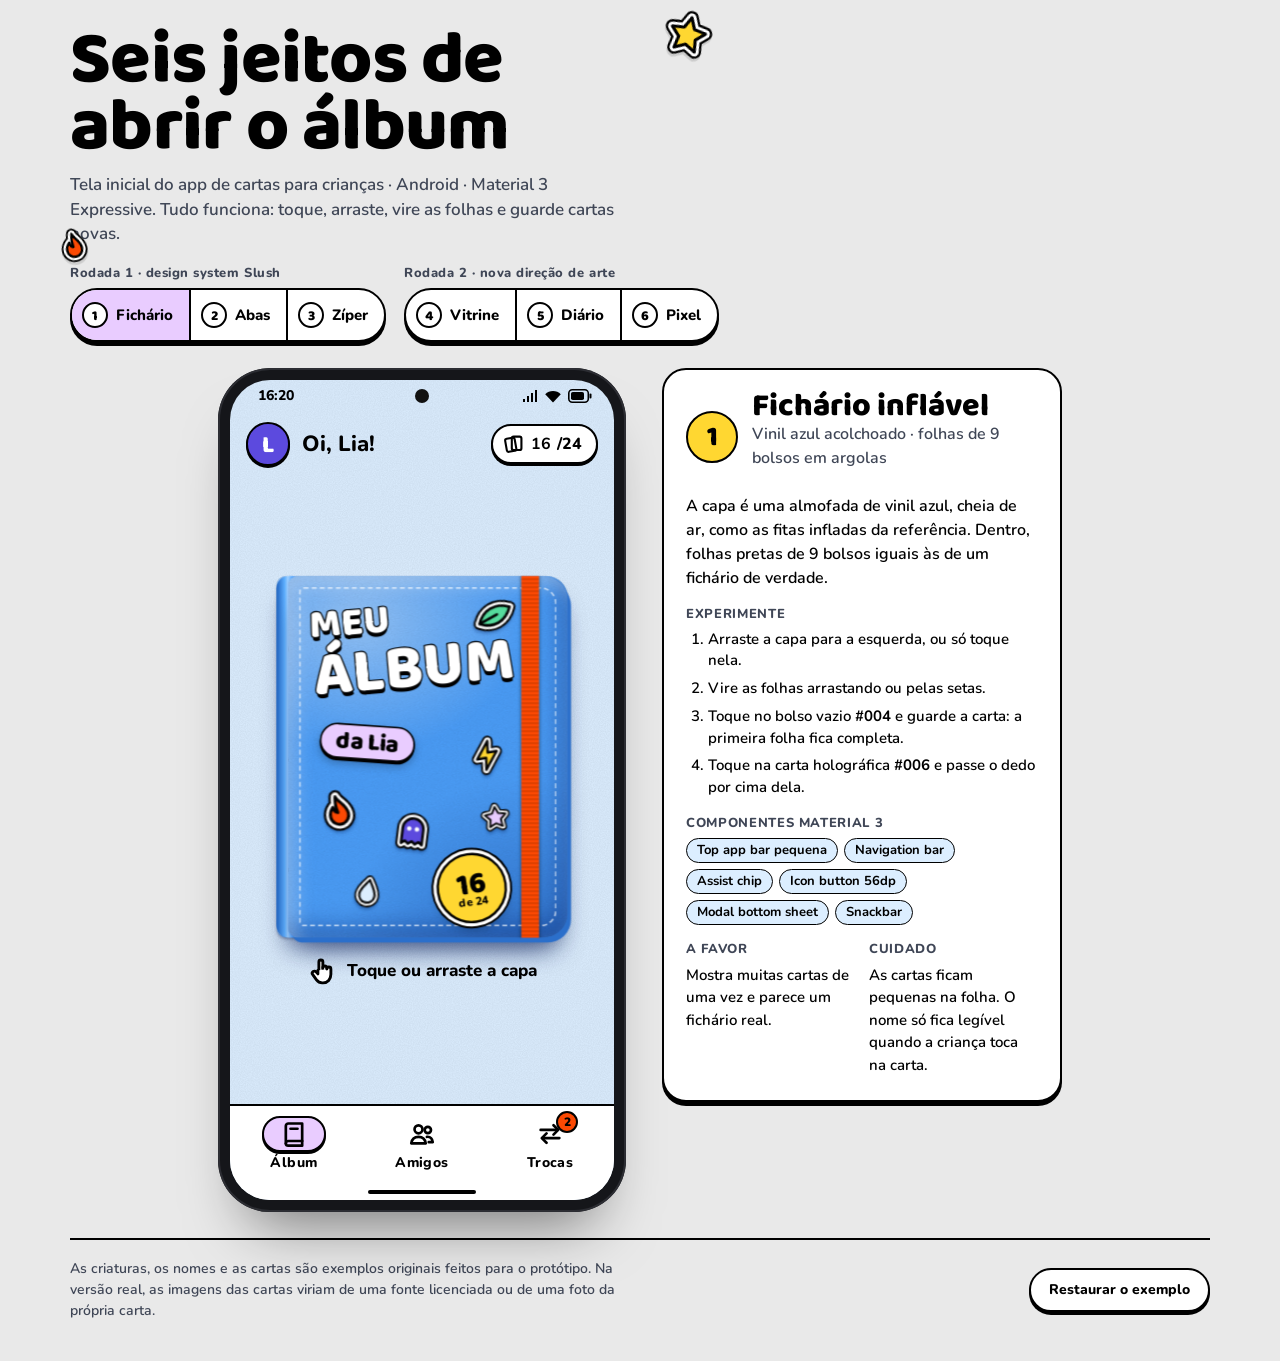
<file: prototypes/home/index.html>
<!DOCTYPE html>
<html lang="pt-BR">
<head>
<meta charset="utf-8">
<meta name="viewport" content="width=device-width, initial-scale=1">
<title>Telas iniciais do álbum</title>
<link rel="preconnect" href="https://fonts.googleapis.com">
<link rel="preconnect" href="https://fonts.gstatic.com" crossorigin>
<link rel="stylesheet" href="https://fonts.googleapis.com/css2?family=Andika:wght@400;700&family=Baloo+2:wght@600;700;800&family=Lexend:wght@400;500;600;700&family=Nunito:wght@600;700;800;900&family=Patrick+Hand&family=Pixelify+Sans:wght@400;500;600;700&display=swap">
<link rel="stylesheet" href="styles.css">
<link rel="stylesheet" href="album.css">
<link rel="stylesheet" href="v4.css">
<link rel="stylesheet" href="v5.css">
<link rel="stylesheet" href="v6.css">
</head>
<body>
<div class="wrap">
  <header class="top">
    <div class="headline" id="headline">
      <h1>Seis jeitos de abrir o álbum</h1>
      <p class="lede">Tela inicial do app de cartas para crianças · Android · Material 3 Expressive. Tudo funciona: toque, arraste, vire as folhas e guarde cartas novas.</p>
    </div>
    <div class="segs" id="segs"></div>
  </header>

  <main class="stagegrid">
    <div class="device-slot" id="slot">
      <div class="device" id="device">
        <div class="screen" id="screen"></div>
      </div>
    </div>
    <aside class="notes" id="notes" aria-live="polite"></aside>
  </main>

  <footer class="foot">
    <p>As criaturas, os nomes e as cartas são exemplos originais feitos para o protótipo. Na versão real, as imagens das cartas viriam de uma fonte licenciada ou de uma foto da própria carta.</p>
    <button class="btn-reset" id="reset" type="button">Restaurar o exemplo</button>
  </footer>
</div>

<svg width="0" height="0" style="position:absolute" aria-hidden="true">
  <defs>
    <linearGradient id="metal" x1="0" y1="0" x2="0" y2="1">
      <stop offset="0" stop-color="#ffffff"/>
      <stop offset=".45" stop-color="#bcc4d0"/>
      <stop offset=".6" stop-color="#7d8796"/>
      <stop offset="1" stop-color="#e9eef4"/>
    </linearGradient>
  </defs>
</svg>

<script src="core.js"></script>
<script src="v1.js"></script>
<script src="v2.js"></script>
<script src="v3.js"></script>
<script src="v4.js"></script>
<script src="v5.js"></script>
<script src="v6.js"></script>
<script src="app.js"></script>
</body>
</html>
</file>
<file: prototypes/home/styles.css>
/* Mural pastel com adesivos de contorno preto (rodada 1); cada variação da rodada 2 troca a pele inteira */
:root {
  --carbono: #000; --papel: #fff; --ceu: #dceeff; --nevoa: #e9e9e9;
  --azul: #4da2ff; --menta: #55db9c; --lavanda: #e9ccff; --brasa: #fb4903; --sol: #ffd731; --violeta: #5c4ade;
  --primary: #5c4ade; --on-surface-v: #3f4656; --outline-v: #b9c6da;
  --display: "Baloo 2", "Nunito", ui-rounded, system-ui, sans-serif;
  --ui: "Nunito", ui-rounded, system-ui, sans-serif;
  --grain: url("data:image/svg+xml,%3Csvg xmlns='http://www.w3.org/2000/svg' width='180' height='180'%3E%3Cfilter id='n'%3E%3CfeTurbulence type='fractalNoise' baseFrequency='.85' numOctaves='2' stitchTiles='stitch'/%3E%3CfeColorMatrix values='0 0 0 0 0 0 0 0 0 0 0 0 0 0 0 0 0 0 .6 0'/%3E%3C/filter%3E%3Crect width='100%25' height='100%25' filter='url(%23n)'/%3E%3C/svg%3E");
  color-scheme: light;
}
* { box-sizing: border-box; }
html, body { margin: 0; }
body { background: var(--nevoa); color: #000; font-family: var(--ui); -webkit-font-smoothing: antialiased; }
button { font: inherit; color: inherit; }
:focus-visible { outline: 3px solid var(--primary); outline-offset: 2px; }

/* ---------- Página de apresentação ---------- */
.wrap { max-width: 1180px; margin: 0 auto; padding: 28px 20px 40px; display: grid; gap: 26px; }
.top { display: flex; flex-wrap: wrap; gap: 20px 32px; align-items: flex-end; justify-content: space-between; }
.headline { position: relative; max-width: 640px; }
h1 { font: 800 clamp(40px, 6.2vw, 74px)/.9 var(--display); margin: 0; letter-spacing: -.01em; text-wrap: balance; }
.lede { font: 600 17px/1.45 var(--ui); color: var(--on-surface-v); margin: 12px 0 0; max-width: 56ch; }
.h-stk { position: absolute; transform: rotate(var(--r)); filter: drop-shadow(0 3px 0 rgba(0, 0, 0, .12)); pointer-events: none; }
.segs { display: flex; flex-wrap: wrap; gap: 14px 18px; }
.seg-wrap { display: grid; gap: 8px; }
.seg-label { font: 800 13px/1 var(--ui); letter-spacing: .04em; color: var(--on-surface-v); }
.seg { display: flex; border: 2px solid #000; border-radius: 999px; background: #fff; box-shadow: 0 4px 0 #000; overflow: hidden; width: max-content; max-width: 100%; }
.seg button { appearance: none; border: 0; background: transparent; font: 800 15px/1 var(--ui); padding: 0 16px 0 10px; height: 50px; display: flex; align-items: center; gap: 8px; cursor: pointer; white-space: nowrap; }
.seg button + button { border-left: 2px solid #000; }
.seg button[aria-selected="true"] { background: var(--lavanda); }
.seg b { display: grid; place-items: center; width: 26px; height: 26px; border-radius: 50%; border: 2px solid #000; background: #fff; font: 800 14px/1 var(--display); padding-top: 2px; }
.stagegrid { display: grid; grid-template-columns: auto minmax(280px, 400px); gap: 36px; justify-content: center; align-items: start; }
@media (max-width: 880px) { .stagegrid { grid-template-columns: 1fr; justify-items: center; } }
.device-slot { position: relative; }
.device { position: absolute; left: 0; top: 0; width: 408px; height: 844px; padding: 12px; background: #15161a; border-radius: 52px; transform-origin: 0 0; box-shadow: 0 40px 60px -30px rgba(0, 0, 0, .5), inset 0 0 0 2px #2c2d33; }
body.narrow .device { width: 384px; height: 820px; padding: 0; background: none; box-shadow: none; }
body.narrow .screen { box-shadow: 0 0 0 2px #000; border-radius: 28px; }
.notes { display: grid; gap: 16px; }
.ncard { background: #fff; border: 2px solid #000; border-radius: 24px; box-shadow: 0 4px 0 #000; padding: 22px 22px 24px; }
.n-top { display: flex; gap: 14px; align-items: center; margin-bottom: 12px; }
.n-num { flex: none; display: grid; place-items: center; width: 52px; height: 52px; border-radius: 50%; border: 2px solid #000; background: var(--sol); font: 800 28px/1 var(--display); padding-top: 3px; }
.ncard h2 { font: 800 32px/.92 var(--display); margin: 0; text-wrap: balance; }
.n-tag { margin: 4px 0 0; font: 700 14px/1.3 var(--ui); color: var(--on-surface-v); }
.ncard p { font: 600 16px/1.5 var(--ui); margin: 0 0 12px; }
.ncard h3 { font: 800 13px/1 var(--ui); letter-spacing: .05em; text-transform: uppercase; margin: 18px 0 8px; color: var(--on-surface-v); }
.ncard ol { margin: 0; padding-left: 22px; display: grid; gap: 6px; font: 600 15px/1.45 var(--ui); }
.n-chips { display: flex; flex-wrap: wrap; gap: 6px; }
.n-chips span { border: 1.5px solid #000; border-radius: 999px; padding: 5px 10px; font: 700 13px/1 var(--ui); background: var(--ceu); }
.n-refs { font: 600 14px/1.45 var(--ui); margin: 0; }
.n-pc { display: grid; grid-template-columns: 1fr 1fr; gap: 14px; }
.n-pc p { font-size: 15px; margin: 0; }
.foot { display: flex; flex-wrap: wrap; gap: 12px 24px; align-items: center; justify-content: space-between; border-top: 2px solid #000; padding-top: 18px; }
.foot p { margin: 0; font: 600 14px/1.5 var(--ui); color: var(--on-surface-v); max-width: 70ch; }
.btn-reset { appearance: none; border: 2px solid #000; background: #fff; border-radius: 999px; height: 44px; padding: 0 18px; font: 800 14px/1 var(--ui); cursor: pointer; box-shadow: 0 3px 0 #000; }

/* ---------- Tela do Android ---------- */
.screen { position: relative; width: 384px; height: 820px; border-radius: 40px; overflow: hidden; background: var(--ceu); display: grid; grid-template-rows: 32px 64px 1fr 80px 16px; isolation: isolate; font-family: var(--ui); }
.screen::before { content: ""; position: absolute; inset: 0; background: var(--grain); opacity: .12; mix-blend-mode: multiply; pointer-events: none; z-index: 0; }
.statusbar { display: flex; align-items: center; justify-content: space-between; padding: 0 22px 0 28px; font: 800 14px/1 var(--ui); position: relative; z-index: 2; }
.cam { position: absolute; left: 50%; top: 9px; width: 14px; height: 14px; margin-left: -7px; border-radius: 50%; background: #111; }
.sb-icons { display: flex; gap: 6px; align-items: center; }
.appbar { display: flex; align-items: center; gap: 12px; padding: 0 16px; position: relative; z-index: 20; }
.avatar { flex: none; width: 44px; height: 44px; border-radius: 50%; background: var(--violeta); border: 2px solid #000; box-shadow: 0 2px 0 #000; display: grid; place-items: center; color: #fff; font: 800 24px/1 var(--display); padding-top: 3px; }
.ab-title { font: 800 22px/1.1 var(--ui); flex: 1; white-space: nowrap; overflow: hidden; text-overflow: ellipsis; }
.icon-btn { flex: none; width: 48px; height: 48px; border-radius: 50%; border: 2px solid #000; background: #fff; box-shadow: 0 3px 0 #000; display: grid; place-items: center; cursor: pointer; transition: transform .14s cubic-bezier(.3, 1.6, .5, 1), box-shadow .14s; }
.icon-btn:active { transform: translateY(3px); box-shadow: 0 0 0 #000; }
.count { flex: none; display: inline-flex; align-items: center; gap: 6px; height: 40px; padding: 0 14px 0 10px; border-radius: 999px; border: 2px solid #000; background: #fff; box-shadow: 0 2px 0 #000; font: 800 16px/1 var(--ui); font-variant-numeric: tabular-nums; }
.count.bump { animation: bump .5s cubic-bezier(.3, 1.6, .5, 1); }
@keyframes bump { 40% { transform: scale(1.22) rotate(-4deg); } }
.stage { position: relative; overflow: hidden; z-index: 1; }
.navbar { position: relative; z-index: 20; background: #fff; border-top: 2px solid #000; display: grid; grid-template-columns: repeat(3, 1fr); padding-top: 10px; }
.nav-item { appearance: none; border: 0; background: none; display: flex; flex-direction: column; align-items: center; gap: 4px; cursor: pointer; padding: 0; }
.nav-ind { position: relative; width: 64px; height: 36px; border-radius: 999px; display: grid; place-items: center; border: 2px solid transparent; }
.nav-item.active .nav-ind { background: var(--lavanda); border-color: #000; box-shadow: 0 2px 0 #000; }
.nav-lb { font: 800 14px/1 var(--ui); letter-spacing: .03em; }
.badge { position: absolute; top: -7px; right: 2px; min-width: 22px; height: 22px; padding: 0 5px; border-radius: 999px; background: var(--brasa); border: 2px solid #000; font: 900 12px/18px var(--ui); color: #000; text-align: center; font-style: normal; }
.gesture { position: relative; z-index: 20; background: #fff; display: grid; place-items: center; }
.gesture i { width: 108px; height: 4px; border-radius: 4px; background: #000; }

/* Dica com mãozinha */
.hint { position: absolute; left: 0; right: 0; display: flex; align-items: center; justify-content: center; gap: 10px; font: 800 17px/1.2 var(--ui); pointer-events: none; z-index: 45; }
.hand { display: grid; place-items: center; animation: tap 1.6s ease-in-out infinite; }
@keyframes tap { 0%, 100% { transform: translateY(0) scale(1); } 40% { transform: translateY(-6px) rotate(-8deg); } 55% { transform: translateY(2px) scale(.9); } }

/* Botões */
.btn { position: relative; appearance: none; display: inline-flex; align-items: center; justify-content: center; gap: 8px; height: 56px; padding: 0 24px; border-radius: 999px; border: 2px solid #000; font: 800 16px/1 var(--ui); letter-spacing: .03em; cursor: pointer; box-shadow: 0 4px 0 #000; transition: transform .16s cubic-bezier(.3, 1.6, .5, 1), box-shadow .16s; }
.btn:active { transform: translateY(4px); box-shadow: 0 0 0 #000; transition-duration: .06s; }
.btn-filled { background: var(--primary); color: #fff; height: 64px; width: 100%; font-size: 17px; }
.btn-filled::before { content: ""; position: absolute; left: 24px; top: 9px; width: 34%; height: 7px; border-radius: 99px; background: rgba(255, 255, 255, .38); }
.btn-text { background: none; border-color: transparent; box-shadow: none; height: 48px; width: 100%; color: var(--primary); }
.btn-text:active { transform: none; }
.rbtn { width: 56px; height: 56px; border-radius: 50%; border: 2px solid #000; background: #fff; box-shadow: 0 4px 0 #000; display: grid; place-items: center; cursor: pointer; transition: transform .16s cubic-bezier(.3, 1.6, .5, 1), box-shadow .16s, opacity .2s; }
.rbtn:active { transform: translateY(4px); box-shadow: 0 0 0 #000; }
.rbtn:disabled { opacity: .35; box-shadow: none; cursor: default; }
.pagepill { height: 44px; padding: 0 18px; display: flex; align-items: center; gap: 5px; border-radius: 999px; border: 2px solid #000; background: #fff; font: 800 16px/1 var(--ui); }

/* Camadas: scrim, sheet, carta ampliada, snackbar, confete */
.scrim { position: absolute; inset: 0; background: rgba(10, 12, 30, .55); opacity: 0; pointer-events: none; transition: opacity .3s; z-index: 50; }
.scrim.on { opacity: 1; pointer-events: auto; }
.sheet { position: absolute; left: 0; right: 0; bottom: 0; z-index: 60; background: #f4f9ff; border: 2px solid #000; border-bottom: 0; border-radius: 28px 28px 0 0; padding: 10px 24px 26px; transform: translateY(105%); display: flex; flex-direction: column; gap: 10px; }
.sh-handle { width: 32px; height: 4px; border-radius: 4px; background: #000; opacity: .4; margin: 0 auto 6px; }
.sh-chips { display: flex; gap: 8px; flex-wrap: wrap; }
.chip { display: inline-flex; align-items: center; gap: 6px; height: 32px; padding: 0 12px; border-radius: 999px; border: 2px solid #000; background: #fff; font: 800 14px/1 var(--ui); }
.chip-type { background: var(--tc); color: var(--on); }
.sh-title { font: 800 34px/.95 var(--display); margin: 4px 0 0; }
.sh-text { font: 600 17px/1.4 var(--ui); margin: 0; }
.sh-tip { font: 700 14px/1.3 var(--ui); color: var(--on-surface-v); margin: 0; }
.sh-actions { display: grid; gap: 4px; margin-top: 6px; }
.zoom { position: absolute; z-index: 55; perspective: 900px; cursor: pointer; touch-action: none; }
.zoom-tilt { transition: transform .25s ease-out; transform-style: preserve-3d; }
.zoom-flip { position: relative; aspect-ratio: 63/88; transform-style: preserve-3d; transition: transform .6s cubic-bezier(.3, 1.35, .5, 1); }
.zoom-flip.is-back { transform: rotateY(180deg); }
.zoom .zf { position: absolute; inset: 0; backface-visibility: hidden; -webkit-backface-visibility: hidden; }
.zoom .zf.back { transform: rotateY(180deg); }
.zoom .tcard, .zoom .tback { box-shadow: 0 2px 3px rgba(0, 0, 0, .35), 0 24px 40px -12px rgba(0, 0, 0, .55); }
.zoom .tc-glare { opacity: 1; }
.zoom .holo { animation: none; }
.snack { position: absolute; left: 16px; right: 16px; bottom: 108px; z-index: 80; min-height: 52px; padding: 14px 20px; border-radius: 999px; background: #000; color: #fff; font: 700 16px/1.3 var(--ui); display: flex; align-items: center; opacity: 0; transform: translateY(16px); transition: opacity .25s, transform .35s cubic-bezier(.3, 1.5, .5, 1); pointer-events: none; }
.snack.show { opacity: 1; transform: none; }
.conf { position: absolute; left: 0; top: 0; z-index: 90; pointer-events: none; display: block; }
.conf.dot { width: 10px; height: 10px; border-radius: 50%; border: 1.5px solid #000; }
.conf.sq { width: 9px; height: 9px; border-radius: 2px; border: 1.5px solid #000; }

/* ---------- Carta ---------- */
.tcard { container-type: inline-size; position: relative; width: 100%; aspect-ratio: 63/88; border-radius: 4.8% / 3.44%; overflow: hidden;
  background: linear-gradient(155deg, color-mix(in srgb, var(--tc) 70%, #fff) 0%, var(--tc) 38%, color-mix(in srgb, var(--tc) 82%, #000) 100%);
  box-shadow: 0 .6px 1.4px rgba(0, 0, 0, .45); }
.tc-in { position: absolute; inset: 4.4cqw; border-radius: 3.2cqw; background: #fff; border: .8cqw solid #000; padding: 3cqw 3.2cqw; display: flex; flex-direction: column; gap: 2.4cqw; }
.tc-head { display: flex; align-items: baseline; justify-content: space-between; gap: 2cqw; }
.tc-name { font: 800 10.5cqw/1 var(--display); white-space: nowrap; letter-spacing: -.01em; padding-top: 1cqw; }
.tc-hp { font: 800 9cqw/1 var(--display); white-space: nowrap; }
.tc-hp small { font: 800 5cqw/1 var(--ui); margin-right: .8cqw; }
.tc-art { position: relative; aspect-ratio: 100/78; border: .8cqw solid #000; border-radius: 2.4cqw; overflow: hidden; background: var(--tl); }
.tc-art svg { display: block; width: 100%; height: 100%; }
.tc-move { display: flex; align-items: center; gap: 2cqw; font: 800 6.6cqw/1 var(--ui); white-space: nowrap; }
.tc-move b { margin-left: auto; font: 800 9cqw/1 var(--display); }
.tc-energy { flex: none; display: grid; place-items: center; width: 9cqw; height: 9cqw; padding: 1.2cqw; border-radius: 50%; background: var(--tc); border: .6cqw solid #000; }
.tc-energy svg { width: 100%; height: 100%; }
.tc-desc { margin: 0; font: 600 5.4cqw/1.25 var(--ui); color: #3f4656; flex: 1; }
.tc-foot { display: flex; justify-content: space-between; font: 800 5.6cqw/1 var(--ui); }
.tc-glare { position: absolute; inset: 0; pointer-events: none; background: radial-gradient(circle at var(--gx, 30%) var(--gy, 20%), rgba(255, 255, 255, .5), transparent 50%); mix-blend-mode: soft-light; opacity: 0; transition: opacity .3s; }
.holo { position: absolute; inset: 0; pointer-events: none; mix-blend-mode: color-dodge; opacity: .55;
  background: repeating-linear-gradient(115deg, #ff5fa2 0%, #ffd731 6%, #55db9c 12%, #4da2ff 18%, #b48cff 24%, #ff5fa2 30%);
  background-size: 300% 300%; background-position: var(--hx, 30%) var(--hy, 30%); animation: holo 5s ease-in-out infinite alternate; }
@keyframes holo { to { background-position: 90% 70%; } }
.tback { container-type: inline-size; position: relative; width: 100%; aspect-ratio: 63/88; border-radius: 4.8% / 3.44%; overflow: hidden; background: #2a1a7a; }
.tb-rings { position: absolute; inset: 4.4cqw; border-radius: 3.2cqw; background: repeating-radial-gradient(circle at 50% 50%, #5c4ade 0 7cqw, #6d5cf0 7cqw 14cqw); }
.tb-star { position: absolute; left: 30%; right: 30%; top: 22%; aspect-ratio: 1; display: block; }
.tb-star svg { width: 100%; height: 100%; }
.tb-word { position: absolute; left: 0; right: 0; bottom: 18%; text-align: center; font: 800 13cqw/.9 var(--display); color: #fff; -webkit-text-stroke: .8cqw #000; paint-order: stroke fill; }
.tb-q { position: absolute; left: 0; right: 0; bottom: 12%; text-align: center; font: 800 46cqw/1 var(--display); color: #fff; -webkit-text-stroke: 1.4cqw #000; paint-order: stroke fill; }

/* Bolso vazio, adesivos de status, carimbo */
.pk { appearance: none; border: 0; padding: 0; margin: 0; background: none; cursor: pointer; position: relative; display: block; text-align: left; }
.anchor { display: block; transform: translate(calc(var(--ix, 0) * var(--ins, 0) * 100%), calc(var(--iy, 0) * var(--ins, 0) * 100%)) translate(var(--dx, 0px), var(--dy, 0px)) rotate(var(--rot, 0deg)); }
.anchor.lifted { visibility: hidden; }
.ph { position: absolute; inset: 0; border-radius: 4.8% / 3.44%; display: block; container-type: inline-size; }
.ph-sil { position: absolute; left: 8%; right: 8%; top: 12%; aspect-ratio: 100/80; }
.ph-sil svg { width: 100%; height: 100%; display: block; }
.ph-q { position: absolute; left: 0; right: 0; top: 48%; text-align: center; font: 800 34cqw/1 var(--display); }
.ph-num { position: absolute; left: 0; right: 0; bottom: 7%; text-align: center; font: 800 max(12px, 12cqw)/1 var(--ui); font-style: normal; }
.dup { position: absolute; z-index: 3; top: -6px; right: -6px; min-width: 28px; height: 28px; padding: 0 4px; border-radius: 999px; background: var(--sol); border: 2px solid #000; box-shadow: 0 2px 0 #000; font: 900 13px/24px var(--ui); text-align: center; color: #000; }
.newb { position: absolute; z-index: 3; top: -7px; left: -6px; padding: 3px 7px; border-radius: 999px; background: var(--brasa); border: 2px solid #000; box-shadow: 0 2px 0 #000; font: 900 12px/1 var(--ui); letter-spacing: .04em; transform: rotate(-8deg); color: #000; }
.stamp { display: inline-flex; align-items: center; gap: 4px; padding: 4px 12px 5px 6px; border-radius: 999px; background: var(--menta); border: 2.5px solid #000; box-shadow: 0 3px 0 #000; font: 800 17px/1 var(--display); transform: rotate(8deg); white-space: nowrap; color: #000; }
.stamp.pop { animation: pop .6s cubic-bezier(.3, 1.6, .5, 1) both; }
@keyframes pop { 0% { transform: scale(0) rotate(-30deg); } 100% { transform: scale(1) rotate(8deg); } }

/* Folhas que viram */
.flip-host { touch-action: pan-y; }
.leaf { position: absolute; inset: 0; transform-style: preserve-3d; }
.leaf-Y { transform-origin: 0 50%; }
.leaf-X { transform-origin: 50% 0; }
.leaf-face { position: absolute; inset: 0; backface-visibility: hidden; -webkit-backface-visibility: hidden; }
.leaf-back-Y { transform: rotateY(180deg); }
.leaf-back-X { transform: rotateX(180deg); }
.leaf-shade { position: absolute; inset: 0; background: linear-gradient(90deg, rgba(0, 0, 0, .55), rgba(0, 0, 0, .12) 60%, rgba(0, 0, 0, 0)); opacity: 0; pointer-events: none; z-index: 20; }
.leaf-X .leaf-shade { background: linear-gradient(180deg, rgba(0, 0, 0, .5), rgba(0, 0, 0, .1) 60%, rgba(0, 0, 0, 0)); }
.leaf-light { position: absolute; inset: 0; background: linear-gradient(90deg, rgba(255, 255, 255, 0), rgba(255, 255, 255, .7)); opacity: 0; pointer-events: none; mix-blend-mode: soft-light; z-index: 20; }
.face { position: absolute; inset: 0; backface-visibility: hidden; -webkit-backface-visibility: hidden; }
.grain { position: absolute; inset: 0; background: var(--grain); opacity: .2; mix-blend-mode: multiply; border-radius: inherit; pointer-events: none; }
.book { position: absolute; left: 0; top: 0; transform-origin: 0 0; }

@media (prefers-reduced-motion: reduce) {
  *, *::before, *::after { animation: none !important; transition-duration: .01ms !important; }
}
</file>
<file: prototypes/home/album.css>
/* ===== Rodada 1 — V1 Fichário inflável ===== */
.v1-book { width: 364px; height: 452px; perspective: 1800px; }
.v1-back { position: absolute; inset: 0; border-radius: 12px 26px 26px 12px; background: radial-gradient(120% 80% at 30% 0%, rgba(255, 255, 255, .25), transparent 50%), #4f9ff7; box-shadow: inset 0 0 0 1.5px rgba(255, 255, 255, .25), inset -10px -14px 24px rgba(0, 30, 110, .3), 0 2px 3px rgba(10, 20, 60, .3), 0 22px 30px -12px rgba(10, 30, 90, .5); }
.v1-spine { position: absolute; left: 0; top: 0; bottom: 0; width: 34px; border-radius: 16px; background: linear-gradient(90deg, #1f63c0, #5fb0ff 30%, #9fd0ff 42%, #4da2ff 60%, #2366c4); z-index: 2; }
.v1-leaves { position: absolute; left: 38px; top: 10px; right: 10px; bottom: 10px; z-index: 10; perspective: 1700px; }
.v1-leaves .leaf-face { border-radius: 10px; }
.v1-rings { position: absolute; left: 14px; top: 10px; bottom: 10px; width: 44px; z-index: 30; pointer-events: none; }
.ring { position: absolute; left: 0; width: 44px; height: 24px; transform: translateY(-62%); overflow: visible; }
.v1-cover { position: absolute; left: 14px; top: 0; width: 350px; height: 452px; transform-origin: 0 50%; transform-style: preserve-3d; z-index: 40; cursor: grab; touch-action: pan-y; }
.v1-cf { border-radius: 12px 30px 30px 12px; overflow: hidden;
  background: radial-gradient(130% 80% at 25% 12%, rgba(255, 255, 255, .42), rgba(255, 255, 255, 0) 46%), radial-gradient(120% 90% at 85% 105%, rgba(0, 40, 130, .38), rgba(0, 40, 130, 0) 55%), #4da2ff;
  box-shadow: inset 10px 12px 22px rgba(255, 255, 255, .35), inset -12px -16px 26px rgba(0, 30, 110, .35), 5px 7px 0 -1px #2b6fcb, 0 26px 34px -14px rgba(10, 30, 90, .55); }
.v1-ci { transform: rotateY(180deg); border-radius: 30px 12px 12px 30px; background: #7db9ff; box-shadow: inset 0 0 0 2px rgba(255, 255, 255, .2), inset 0 0 40px rgba(0, 40, 130, .25); }
.stitch { position: absolute; inset: 14px; border: 2.5px dashed rgba(255, 255, 255, .7); border-radius: 6px 20px 20px 6px; pointer-events: none; }
.v1-title { position: absolute; left: 30px; top: 30px; display: flex; flex-direction: column; gap: 6px; transform: rotate(-5deg); color: #fff; -webkit-text-stroke: 3px #000; paint-order: stroke fill; text-shadow: 0 5px 0 #000; }
.v1-title span:first-child { font: 800 50px/.9 var(--display); }
.v1-title span:last-child { font: 800 78px/.9 var(--display); }
.v1-name { position: absolute; left: 40px; top: 186px; background: var(--lavanda); border: 2.5px solid #000; border-radius: 999px; padding: 6px 18px 4px; font: 800 30px/1 var(--display); transform: rotate(4deg); box-shadow: 0 3px 0 #000, 0 6px 10px rgba(0, 0, 0, .25); }
.cstk { position: absolute; transform: rotate(var(--r)); filter: drop-shadow(0 3px 2px rgba(0, 30, 90, .3)); }
.v1-prog { position: absolute; left: 186px; top: 346px; width: 88px; height: 88px; border-radius: 50%; background: var(--sol); border: 3px solid #000; box-shadow: 0 0 0 4px #fff, 0 0 0 6.5px #000, 0 8px 12px rgba(0, 0, 0, .25); display: flex; flex-direction: column; align-items: center; justify-content: center; transform: rotate(-8deg); }
.v1-prog b { font: 800 38px/.8 var(--display); padding-top: 6px; }
.v1-prog span { font: 800 14px/1 var(--ui); }
.v1-strap { position: absolute; top: -3px; bottom: -3px; left: 292px; width: 22px; border-radius: 3px; background: repeating-linear-gradient(0deg, #e04000 0 2px, #fb4903 2px 5px); box-shadow: -2px 0 3px rgba(0, 0, 0, .25), 2px 0 3px rgba(0, 0, 0, .25); transition: transform .28s cubic-bezier(.3, 0, .8, .15), opacity .28s; }
.strap-off .v1-strap { transform: translateX(90px) rotate(10deg); opacity: 0; }
.v1-plate { position: absolute; left: 70px; right: 70px; top: 150px; padding: 18px; border-radius: 18px; background: #fff; border: 2.5px solid #000; text-align: center; transform: rotate(-3deg); }
.v1-plate small, .v2-plate small, .v3-plate small { display: block; font: 700 15px/1.2 var(--ui); }
.v1-plate b, .v2-plate b, .v3-plate b { font: 800 44px/1 var(--display); }
.v1-leaf { position: absolute; inset: 0; border-radius: 10px; background: #1b2033; box-shadow: inset 0 0 0 1px rgba(255, 255, 255, .06), 0 1px 2px rgba(0, 0, 0, .4); }
.v1-lb { position: absolute; inset: 0; border-radius: 10px; background: #151a2b; background-image: linear-gradient(rgba(255, 255, 255, .05) 1px, transparent 1px), linear-gradient(90deg, rgba(255, 255, 255, .05) 1px, transparent 1px); background-size: 33.3% 33.3%; }
.hole { position: absolute; left: 8px; width: 10px; height: 10px; margin-top: -5px; border-radius: 50%; background: #090c16; box-shadow: 0 0 0 2.5px rgba(255, 255, 255, .14); }
.v1-grid { position: absolute; inset: 12px 10px 12px 26px; display: grid; grid-template-columns: repeat(3, 1fr); gap: 7px; align-content: center; }
.pk1 { aspect-ratio: .72; border-radius: 6px; background: rgba(255, 255, 255, .035); box-shadow: inset 0 0 0 1px rgba(255, 255, 255, .1); }
.pk1 .anchor { position: absolute; left: 4%; right: 4%; bottom: 3%; aspect-ratio: 63/88; }
.sleeve { position: absolute; pointer-events: none; z-index: 2; }
.pk1 .sleeve { inset: 9% 0 0; border-radius: 3px 3px 6px 6px; background: linear-gradient(118deg, rgba(255, 255, 255, .28), rgba(255, 255, 255, .06) 26%, rgba(255, 255, 255, 0) 40%, rgba(255, 255, 255, .1) 62%, rgba(255, 255, 255, 0) 78%); border-top: 1.5px solid rgba(255, 255, 255, .6); box-shadow: inset 0 0 0 1px rgba(255, 255, 255, .14); }
.pk1.unused { cursor: default; }
.v1 .ph { border: 1.5px dashed rgba(255, 255, 255, .3); }
.v1 .ph-q { color: rgba(255, 255, 255, .35); }
.v1 .ph-num { color: rgba(255, 255, 255, .78); }
.v1-stamp { position: absolute; top: -10px; right: -8px; z-index: 5; }
.ctrls { position: absolute; left: 10px; width: 364px; display: flex; align-items: center; justify-content: space-between; opacity: 0; pointer-events: none; z-index: 45; }

/* ===== V2 Livro de abas ===== */
.v2-book { width: 360px; height: 568px; perspective: 2000px; }
.v2-board { position: absolute; left: 2px; top: 0; width: 326px; height: 568px; border-radius: 6px 14px 14px 6px; background: #efbf00; box-shadow: inset 0 0 0 1px rgba(0, 0, 0, .08), 0 2px 3px rgba(10, 20, 60, .3), 0 22px 30px -12px rgba(10, 30, 90, .5); }
.v2-bind { position: absolute; left: 0; top: 0; width: 16px; height: 568px; border-radius: 6px 0 0 6px; background: linear-gradient(90deg, #3d2fb0, #7b6cf2 45%, #5c4ade); z-index: 12; }
.v2-tabs { position: absolute; left: 312px; top: 62px; display: flex; flex-direction: column; gap: 6px; z-index: 5; }
.tab2 { appearance: none; width: 46px; height: 62px; border: 2px solid #000; border-left: 0; border-radius: 0 16px 16px 0; background: var(--tc); box-shadow: 0 3px 0 #000; display: flex; flex-direction: column; align-items: center; justify-content: center; gap: 6px; padding: 0 0 0 10px; cursor: pointer; transition: height .35s cubic-bezier(.3, 1.4, .5, 1), width .35s cubic-bezier(.3, 1.4, .5, 1); }
.tab2 span { display: none; writing-mode: vertical-rl; font: 800 13px/1 var(--ui); letter-spacing: .03em; color: var(--on); }
.tab2.on { height: 116px; width: 52px; }
.tab2.on span { display: block; }
.v2-leaves { position: absolute; left: 10px; top: 6px; width: 312px; height: 556px; z-index: 10; perspective: 2000px; }
.v2-cover { position: absolute; left: 0; top: 0; width: 330px; height: 568px; transform-origin: 0 50%; transform-style: preserve-3d; z-index: 40; cursor: pointer; }
.v2-cf { border-radius: 6px 16px 16px 6px; overflow: hidden;
  background: radial-gradient(130% 90% at 20% 0%, rgba(255, 255, 255, .35), transparent 55%), radial-gradient(120% 80% at 90% 110%, rgba(140, 90, 0, .25), transparent 60%), #ffd731;
  box-shadow: 5px 6px 0 -1px #e2b100, 9px 10px 0 -2px #fff, 10px 11px 0 -1px #d9dee8, 0 26px 34px -14px rgba(10, 30, 90, .55); }
.v2-ci { transform: rotateY(180deg); border-radius: 16px 6px 6px 16px; background: radial-gradient(circle at 20px 20px, #fff 0 3px, transparent 3.5px) 0 0/40px 40px, #e9ccff; }
.linen { position: absolute; inset: 0; background: repeating-linear-gradient(0deg, rgba(0, 0, 0, .035) 0 1px, transparent 1px 3px), repeating-linear-gradient(90deg, rgba(255, 255, 255, .12) 0 1px, transparent 1px 3px); pointer-events: none; }
.v2-cloth { position: absolute; left: 0; top: 0; bottom: 0; width: 42px; background: linear-gradient(90deg, #3d2fb0, #7b6cf2 40%, #5c4ade 70%, #4a3ac6); box-shadow: 2px 0 0 rgba(0, 0, 0, .25); }
.v2-cloth::before, .v2-cloth::after { content: ""; position: absolute; left: 0; right: 0; height: 3px; background: rgba(0, 0, 0, .25); box-shadow: 0 1px 0 rgba(255, 255, 255, .25); }
.v2-cloth::before { top: 44px; } .v2-cloth::after { bottom: 44px; }
.v2-corner { position: absolute; right: 0; width: 54px; height: 54px; background: linear-gradient(135deg, #7b6cf2, #4a3ac6); }
.v2-corner.tr { top: 0; clip-path: polygon(0 0, 100% 0, 100% 100%); }
.v2-corner.br { bottom: 0; clip-path: polygon(100% 0, 100% 100%, 0 100%); }
.v2-title { position: absolute; left: 64px; top: 40px; font: 800 72px/.9 var(--display); text-shadow: 0 4px 0 rgba(255, 255, 255, .55); }
.v2-window { position: absolute; left: 80px; top: 214px; width: 206px; height: 180px; border-radius: 28px; background: #d9ab00; padding: 6px; box-shadow: inset 0 3px 0 rgba(255, 255, 255, .5); }
.v2-win-in { position: relative; width: 100%; height: 100%; border-radius: 22px; overflow: hidden; background: #f6ecff; }
.v2-win-in svg { width: 100%; height: 100%; display: block; }
.v2-win-in::after { content: ""; position: absolute; inset: 0; border-radius: inherit; box-shadow: inset 0 8px 14px rgba(0, 0, 0, .35); }
.v2-fav { position: absolute; left: 42px; right: 0; top: 408px; text-align: center; }
.v2-fav span { display: inline-block; background: #fff; border: 2px solid #000; border-radius: 999px; padding: 6px 14px; font: 800 14px/1 var(--ui); transform: rotate(-3deg); }
.v2-sub { position: absolute; left: 42px; right: 0; bottom: 50px; text-align: center; font: 800 18px/1 var(--ui); }
.v2-plate { position: absolute; left: 60px; right: 60px; top: 190px; padding: 22px 18px; border-radius: 12px; background: #fff; border: 2.5px solid #000; text-align: center; }
.pg2 { position: absolute; inset: 0; border-radius: 3px 12px 12px 3px; background: #fbfcff; overflow: hidden; box-shadow: 0 1px 2px rgba(0, 0, 0, .25); }
.pg2::before { content: ""; position: absolute; left: 0; top: 0; bottom: 0; width: 26px; background: linear-gradient(90deg, rgba(40, 30, 80, .22), rgba(40, 30, 80, 0)); z-index: 4; pointer-events: none; }
.v2-lb { position: absolute; inset: 0; border-radius: 12px 3px 3px 12px; background: #f1f3f8; }
.pg2-water { position: absolute; right: -50px; top: -46px; transform: rotate(14deg); pointer-events: none; }
.pg2-head { position: relative; display: flex; align-items: center; gap: 10px; padding: 14px 16px 0 22px; height: 74px; }
.pg2-ht { display: grid; gap: 5px; flex: 1; min-width: 0; justify-items: start; }
.pg2-head h3 { margin: 0; font: 800 36px/.9 var(--display); padding-top: 6px; white-space: nowrap; }
.pg2-prog .stamp { font-size: 15px; padding: 2px 10px 3px 4px; }
.dots { display: flex; gap: 5px; }
.dots i { width: 14px; height: 14px; border-radius: 50%; border: 2px solid #000; background: #fff; }
.dots i.on { background: var(--tc); }
.pg2-grid { position: relative; display: grid; grid-template-columns: 1fr 1fr; gap: 10px 12px; padding: 10px 16px 0 22px; }
.sl2 { text-align: center; }
.sl2-frame { position: relative; display: block; border-radius: 10px; background: color-mix(in srgb, var(--tl) 60%, transparent); box-shadow: inset 0 0 0 1.5px rgba(0, 0, 0, .1); }
.sl2 .anchor { position: relative; margin: 7px; aspect-ratio: 63/88; }
.sl2 .tcard { box-shadow: 0 1px 1px rgba(0, 0, 0, .3), 0 5px 8px -3px rgba(0, 0, 0, .3); }
.v2 .ph { border: 2px dashed rgba(0, 0, 0, .2); background: rgba(255, 255, 255, .55); }
.v2 .ph-q { color: rgba(0, 0, 0, .18); }
.v2 .ph-num { color: rgba(0, 0, 0, .5); }
.pc { position: absolute; width: 20px; height: 20px; z-index: 2; pointer-events: none; filter: drop-shadow(0 0 .6px rgba(0, 0, 0, .7)) drop-shadow(0 1px 1px rgba(0, 0, 0, .2)); }
.pc i { position: absolute; inset: 0; background: linear-gradient(135deg, rgba(255, 255, 255, .95), rgba(205, 215, 235, .8)); }
.pc.tl { left: 3px; top: 3px; } .pc.tl i { clip-path: polygon(0 0, 100% 0, 0 100%); }
.pc.tr { right: 3px; top: 3px; } .pc.tr i { clip-path: polygon(0 0, 100% 0, 100% 100%); }
.pc.bl { left: 3px; bottom: 3px; } .pc.bl i { clip-path: polygon(0 0, 0 100%, 100% 100%); }
.pc.br { right: 3px; bottom: 3px; } .pc.br i { clip-path: polygon(100% 0, 100% 100%, 0 100%); }
.sl2-cap { display: block; margin-top: 4px; font: 800 13px/1.1 var(--ui); color: #3f4656; white-space: nowrap; }
.sl2 .dup { top: -4px; right: -4px; }
.pg2-no { position: absolute; bottom: 18px; left: 0; right: 0; text-align: center; font: 800 15px/1 var(--display); color: #9aa3b5; }
.curl { position: absolute; bottom: 0; width: 60px; height: 60px; border: 0; padding: 0; background: none; cursor: pointer; z-index: 6; color: #3f4656; }
.curl-next { right: 0; } .curl-prev { left: 0; }
.curl .hole2 { position: absolute; inset: 0; background: #e6e9f0; }
.curl-next .hole2 { clip-path: polygon(100% 0, 100% 100%, 0 100%); }
.curl-prev .hole2 { clip-path: polygon(0 0, 100% 100%, 0 100%); }
.curl .flapw { position: absolute; inset: 0; filter: drop-shadow(-2px -2px 2px rgba(0, 0, 0, .2)); }
.curl-prev .flapw { filter: drop-shadow(2px -2px 2px rgba(0, 0, 0, .2)); }
.curl .flap { position: absolute; inset: 0; }
.curl-next .flap { clip-path: polygon(100% 0, 0 100%, 0 0); background: linear-gradient(135deg, #fff 0%, #dfe4ee 50%); }
.curl-prev .flap { clip-path: polygon(0 0, 100% 100%, 100% 0); background: linear-gradient(225deg, #fff 0%, #dfe4ee 50%); }
.curl svg { position: absolute; top: 6px; }
.curl-next svg { left: 6px; } .curl-prev svg { right: 6px; }

/* ===== V3 Zíper ===== */
.v3-book { width: 364px; height: 440px; perspective: 1800px; }
.v3-frame { position: absolute; inset: 0; border-radius: 26px; background: radial-gradient(120% 80% at 30% 0%, rgba(255, 255, 255, .12), transparent 50%), #4434c6; box-shadow: inset 0 0 0 2px rgba(0, 0, 0, .2), inset 0 10px 24px rgba(0, 0, 0, .35), 0 2px 3px rgba(10, 20, 60, .3), 0 22px 30px -12px rgba(10, 30, 90, .5); }
.zip { position: absolute; inset: 0; width: 100%; height: 100%; pointer-events: none; overflow: visible; }
.v3-car { position: absolute; left: 14px; right: 24px; top: 24px; bottom: 24px; display: flex; gap: 12px; overflow-x: auto; overflow-y: hidden; scroll-snap-type: x mandatory; scrollbar-width: none; touch-action: pan-x; border-radius: 14px; }
.v3-car::-webkit-scrollbar { display: none; }
.car-end { flex: 0 0 28px; }
.pg3 { flex: 0 0 286px; height: 100%; scroll-snap-align: start; position: relative; border-radius: 14px; background: var(--pc); padding: 11px; display: grid; grid-template-columns: 1fr 1fr; gap: 10px; align-content: center; box-shadow: 0 1px 2px rgba(0, 0, 0, .3); }
.pk3 { aspect-ratio: .729; border-radius: 9px; background: rgba(255, 255, 255, .3); box-shadow: inset 0 0 0 1.5px rgba(255, 255, 255, .85), 0 1px 1px rgba(0, 0, 0, .08); }
.pk3 .anchor { position: absolute; left: 3%; width: 94%; top: 2.15%; aspect-ratio: 63/88; }
.pk3 .sleeve { inset: 0; border-radius: 9px; background: linear-gradient(125deg, rgba(255, 255, 255, .38), rgba(255, 255, 255, .06) 30%, rgba(255, 255, 255, 0) 44%, rgba(255, 255, 255, .14) 66%, rgba(255, 255, 255, 0) 80%); border-right: 2px solid rgba(255, 255, 255, .95); }
.notch { position: absolute; right: -1px; top: 50%; width: 12px; height: 26px; margin-top: -13px; border-radius: 13px 0 0 13px; border: 1.5px solid rgba(255, 255, 255, .95); border-right: 0; z-index: 3; pointer-events: none; }
.v3 .ph { border: 1.5px dashed rgba(0, 0, 0, .25); }
.v3 .ph-q { color: rgba(0, 0, 0, .25); }
.v3 .ph-num { color: rgba(0, 0, 0, .6); }
.v3-stamp { position: absolute; top: -8px; right: -6px; z-index: 5; }
.v3-cover { position: absolute; left: 0; top: 0; width: 364px; height: 440px; transform-origin: 0 50%; transform-style: preserve-3d; z-index: 40; }
.v3-cf { border-radius: 26px;
  background: repeating-linear-gradient(45deg, transparent 0 40px, rgba(255, 255, 255, .13) 40px 42px), repeating-linear-gradient(-45deg, transparent 0 40px, rgba(255, 255, 255, .13) 40px 42px), radial-gradient(120% 80% at 25% 10%, rgba(255, 255, 255, .3), transparent 50%), radial-gradient(120% 90% at 85% 105%, rgba(20, 0, 90, .4), transparent 55%), #5c4ade;
  box-shadow: inset 8px 10px 20px rgba(255, 255, 255, .22), inset -10px -14px 24px rgba(20, 0, 80, .4), 5px 7px 0 -1px #3a2aa8, 0 26px 34px -14px rgba(10, 30, 90, .55); }
.v3-ci { transform: rotateY(180deg); border-radius: 26px; background: #4434c6; }
.v3-plate { position: absolute; left: 80px; right: 80px; top: 160px; padding: 18px; border-radius: 14px; background: #fff; border: 2.5px solid #000; text-align: center; transform: rotate(2deg); }
.v3-patch { position: absolute; left: 70px; top: 62px; width: 164px; height: 164px; border-radius: 50%; background: var(--brasa); box-shadow: 0 0 0 5px #c43a00, 0 5px 0 5px rgba(0, 0, 0, .22), inset 0 -6px 0 rgba(0, 0, 0, .12); display: flex; flex-direction: column; align-items: center; justify-content: center; gap: 2px; transform: rotate(-6deg); }
.v3-patch::after, .v3-mini::after { content: ""; position: absolute; inset: 8px; border-radius: 50%; border: 2.5px dashed rgba(255, 255, 255, .8); }
.v3-patch b { font: 800 34px/.88 var(--display); text-align: center; text-shadow: 0 2px 0 rgba(255, 255, 255, .35); padding-top: 4px; }
.v3-mini { position: absolute; width: 72px; height: 72px; border-radius: 50%; display: grid; place-items: center; background: var(--mc); box-shadow: 0 0 0 4px var(--rim), 0 4px 0 4px rgba(0, 0, 0, .22); transform: rotate(var(--r)); }
.v3-tag { position: absolute; left: 156px; top: 356px; background: #fff; padding: 8px 14px; border-radius: 4px; font: 800 16px/1 var(--ui); box-shadow: 0 2px 3px rgba(0, 0, 0, .3); transform: rotate(3deg); }
.v3-hit { position: absolute; width: 64px; height: 64px; border-radius: 50%; border: 0; background: transparent; cursor: grab; touch-action: none; z-index: 5; }
.v3-bubs { position: absolute; left: 0; right: 0; display: flex; justify-content: center; gap: 9px; opacity: 0; pointer-events: none; z-index: 45; }
.bub { position: relative; width: 48px; height: 48px; border-radius: 50%; border: 2px solid #000; background: #fff; box-shadow: 0 3px 0 #000; display: grid; place-items: center; cursor: pointer; padding: 0; transition: transform .3s cubic-bezier(.3, 1.6, .5, 1), background .2s; }
.bub svg { position: absolute; inset: 3px; width: 38px; height: 38px; }
.bub .trk { fill: none; stroke: #e4e9f2; stroke-width: 4; }
.bub .prg { fill: none; stroke: var(--primary); stroke-width: 4; stroke-linecap: round; }
.bub b { position: relative; font: 800 18px/1 var(--display); padding-top: 3px; }
.bub.on { background: var(--lavanda); transform: scale(1.14); }
.bstar { position: absolute; top: -10px; right: -10px; }
</file>
<file: prototypes/home/v4.css>
/* ===== Rodada 2 — V4 Vitrine: estúdio claro, vidro, grafite e brilho holográfico ===== */
.skin-v4 { --v4-ink: #14161c; --v4-coral: #ff4d6d; --v4-glass: rgba(255, 255, 255, .62); --v4-font: "Lexend", system-ui, sans-serif; --primary: #14161c;
  background: radial-gradient(120% 70% at 50% 34%, #ffffff 0%, #eef1f7 48%, #dde2ec 100%); font-family: var(--v4-font); color: var(--v4-ink); }
.skin-v4::before { display: none; }
.skin-v4 .statusbar { font-family: var(--v4-font); font-weight: 600; }
.skin-v4 .appbar { margin: 4px 12px 6px; height: 54px; padding: 0 7px; border-radius: 999px; background: var(--v4-glass); backdrop-filter: blur(16px); -webkit-backdrop-filter: blur(16px); border: 1px solid rgba(255, 255, 255, .95); box-shadow: 0 10px 26px -10px rgba(20, 30, 60, .28); }
.skin-v4 .avatar { width: 40px; height: 40px; border: 0; box-shadow: none; background: conic-gradient(from 200deg, #ff9ec7, #ffd36e, #8ef0c3, #8cc7ff, #c3a6ff, #ff9ec7); color: var(--v4-ink); font: 700 18px/1 var(--v4-font); padding: 0; }
.skin-v4 .ab-title { font: 600 18px/1.1 var(--v4-font); letter-spacing: -.01em; }
.skin-v4 .icon-btn { width: 40px; height: 40px; border: 0; box-shadow: none; background: #fff; }
.skin-v4 .count { height: 40px; border: 0; box-shadow: none; background: var(--v4-ink); color: #fff; font: 600 15px/1 var(--v4-font); }
.skin-v4 .navbar { background: transparent; border: 0; padding: 4px 16px 0; display: block; }
.skin-v4 .navbar::before { content: ""; position: absolute; left: 16px; right: 16px; top: 6px; height: 66px; border-radius: 999px; background: var(--v4-glass); backdrop-filter: blur(16px); -webkit-backdrop-filter: blur(16px); border: 1px solid rgba(255, 255, 255, .95); box-shadow: 0 12px 30px -12px rgba(20, 30, 60, .35); }
.skin-v4 .navbar { display: grid; grid-template-columns: 1.4fr 1fr 1fr; align-items: center; padding: 8px 22px 0; }
.skin-v4 .nav-item { flex-direction: row; gap: 8px; height: 54px; justify-content: center; border-radius: 999px; position: relative; }
.skin-v4 .nav-item.active { background: var(--v4-ink); color: #fff; }
.skin-v4 .nav-ind { width: auto; height: auto; border: 0 !important; background: none !important; box-shadow: none !important; }
.skin-v4 .nav-ind svg { width: 24px; height: 24px; }
.skin-v4 .nav-lb { font: 600 14px/1 var(--v4-font); letter-spacing: 0; }
.skin-v4 .nav-item:not(.active) .nav-lb { position: absolute; width: 1px; height: 1px; overflow: hidden; clip: rect(0 0 0 0); }
.skin-v4 .badge { border: 2px solid #fff; background: var(--v4-coral); color: #fff; top: -8px; right: -10px; font-family: var(--v4-font); }
.skin-v4 .gesture { background: transparent; }
.skin-v4 .gesture i { background: var(--v4-ink); }
.skin-v4 .hint { font: 600 15px/1.2 var(--v4-font); color: #3c4250; }
.skin-v4 .sheet { background: rgba(255, 255, 255, .9); backdrop-filter: blur(20px); -webkit-backdrop-filter: blur(20px); border: 0; border-radius: 32px 32px 0 0; box-shadow: 0 -10px 40px rgba(20, 30, 60, .18); }
.skin-v4 .sh-title { font: 700 30px/1 var(--v4-font); letter-spacing: -.02em; }
.skin-v4 .sh-text { font: 400 17px/1.45 var(--v4-font); }
.skin-v4 .sh-tip { font: 500 14px/1.3 var(--v4-font); }
.skin-v4 .chip { border: 0; background: #eef1f6; font: 600 13px/1 var(--v4-font); }
.skin-v4 .chip-type { background: var(--tc); }
.skin-v4 .btn { border: 0; box-shadow: none; font-family: var(--v4-font); font-weight: 600; letter-spacing: 0; }
.skin-v4 .btn-filled { background: var(--v4-ink); }
.skin-v4 .btn-filled::before { display: none; }
.skin-v4 .btn-text { color: var(--v4-ink); }
.skin-v4 .snack { background: rgba(20, 22, 28, .86); backdrop-filter: blur(12px); font: 500 15px/1.3 var(--v4-font); }
.skin-v4 .dup { border: 0; background: #fff; box-shadow: 0 2px 8px rgba(20, 30, 60, .3); font: 700 12px/28px var(--v4-font); }
.skin-v4 .newb { border: 0; box-shadow: 0 2px 8px rgba(255, 77, 109, .45); background: var(--v4-coral); color: #fff; font: 700 11px/1 var(--v4-font); padding: 4px 8px; transform: none; }
.skin-v4 .stamp { border: 0; box-shadow: 0 6px 16px -4px rgba(20, 30, 60, .4); background: #fff; font: 700 14px/1 var(--v4-font); transform: none; padding: 6px 12px 6px 6px; }
.skin-v4 .stamp.pop { animation: pop4 .6s cubic-bezier(.3, 1.6, .5, 1) both; }
@keyframes pop4 { 0% { transform: scale(0); } 100% { transform: scale(1); } }

.v4-spot { position: absolute; left: 50%; top: 40px; width: 420px; height: 520px; margin-left: -210px; background: radial-gradient(closest-side, rgba(255, 255, 255, .95), rgba(255, 255, 255, 0)); pointer-events: none; }
.v4-ped { position: absolute; left: 42px; top: 372px; width: 300px; height: 92px; transition: none; }
.v4-ped-side { position: absolute; left: 0; right: 0; top: 30px; height: 40px; border-radius: 0 0 50% 50% / 0 0 40px 40px; background: linear-gradient(90deg, #b7bfcf, #f4f6fa 45%, #c3cad8); }
.v4-ped-top { position: absolute; left: 0; right: 0; top: 0; height: 64px; border-radius: 50%; background: radial-gradient(60% 60% at 50% 40%, #ffffff, #e3e8f1 70%, #cfd6e3), repeating-conic-gradient(from var(--turn, 0deg), rgba(20, 30, 60, .04) 0 6deg, transparent 6deg 12deg); background-blend-mode: multiply; box-shadow: inset 0 -3px 0 rgba(20, 30, 60, .08); }
.v4-ped-shadow { position: absolute; left: 10%; right: 10%; top: 72px; height: 22px; border-radius: 50%; background: radial-gradient(closest-side, rgba(20, 30, 60, .3), transparent); filter: blur(4px); z-index: -1; }
.v4-book { width: 352px; height: 470px; perspective: 1300px; z-index: 5; }
.v4-spin { position: absolute; inset: 0; transform-style: preserve-3d; pointer-events: none; }
.v4-trays { position: absolute; inset: 0; touch-action: pan-y; pointer-events: auto; }
.v4-tray { position: absolute; inset: 0; border-radius: 28px; background: linear-gradient(180deg, #ffffff, #f1f3f8); box-shadow: 0 1px 0 rgba(255, 255, 255, .9) inset, 0 24px 40px -18px rgba(20, 30, 60, .45), 0 2px 4px rgba(20, 30, 60, .12); padding: 18px; transform-origin: 50% 100%; }
.v4-grid { position: relative; display: grid; grid-template-columns: repeat(3, 1fr); gap: 12px; height: 100%; align-content: center; }
.v4-slot { aspect-ratio: .727; border-radius: 12px; background: #e8ecf3; box-shadow: inset 0 3px 6px rgba(20, 30, 60, .18), inset 0 -1px 0 rgba(255, 255, 255, .9); }
.v4-slot.empty { background: #eef1f6; box-shadow: inset 0 2px 4px rgba(20, 30, 60, .1); }
.v4-slot .anchor { position: absolute; left: 5%; right: 5%; top: 50%; margin-top: -62.9%; aspect-ratio: 63/88; }
.v4-slot .tcard { box-shadow: 0 6px 12px -4px rgba(20, 30, 60, .35), 0 1px 2px rgba(20, 30, 60, .25); }
.v4 .holo { animation: none; transition: background-position .2s; }
.v4 .ph { border: 0; background: rgba(255, 255, 255, .5); box-shadow: inset 0 0 0 1.5px rgba(20, 24, 40, .1); }
.v4 .ph-q { color: rgba(20, 24, 40, .22); font-family: var(--v4-font); font-weight: 700; }
.v4 .ph-num { color: rgba(20, 24, 40, .55); font-family: var(--v4-font); font-weight: 600; }
.v4-glass { position: absolute; inset: 0; border-radius: inherit; pointer-events: none; background: linear-gradient(115deg, rgba(255, 255, 255, 0) 20%, rgba(255, 255, 255, .5) calc(var(--hx, 40%) - 6%), rgba(255, 255, 255, 0) calc(var(--hx, 40%) + 14%)); mix-blend-mode: soft-light; }
.v4-stamp { position: absolute; top: -12px; right: 14px; z-index: 5; }
.v4-side { position: absolute; top: 0; height: 470px; width: 44px; border-radius: 10px; }
.v4-right { left: 330px; transform: rotateY(90deg); background: linear-gradient(90deg, #0f1119, #262a3a 50%, #0f1119); }
.v4-left { left: -22px; transform: rotateY(-90deg); background: linear-gradient(90deg, #1b1e2b, #3a3f55 50%, #1b1e2b); display: flex; flex-direction: column; justify-content: space-around; align-items: center; }
.v4-left b { width: 18px; height: 34px; border-radius: 9px; background: linear-gradient(90deg, #8d96a8, #f2f4f8 50%, #8d96a8); }
.v4-lid { position: absolute; inset: 0; border-radius: 28px; cursor: grab; pointer-events: auto; touch-action: pan-y; overflow: hidden;
  background: radial-gradient(100% 60% at 30% 0%, rgba(255, 255, 255, .16), transparent 60%), linear-gradient(160deg, #3b4053, #1d2030 55%, #12141e);
  box-shadow: inset 0 1px 0 rgba(255, 255, 255, .25), inset 0 0 0 1px rgba(255, 255, 255, .06), 0 30px 50px -20px rgba(10, 20, 50, .6); }
.v4-lid-sheen { position: absolute; inset: 0; background: linear-gradient(105deg, transparent 30%, rgba(255, 255, 255, .1) 42%, transparent 52%); pointer-events: none; }
.v4-window { position: absolute; left: 66px; top: 56px; width: 220px; height: 220px; border-radius: 50%; }
.v4-ring { position: absolute; inset: -8px; border-radius: 50%; background: conic-gradient(from 0deg, #ff9ec7, #ffd36e, #8ef0c3, #8cc7ff, #c3a6ff, #ff9ec7); box-shadow: 0 0 30px rgba(195, 166, 255, .45); }
.v4-win-card { position: absolute; inset: 0; border-radius: 50%; overflow: hidden; background: #f6ecff; box-shadow: inset 0 6px 16px rgba(0, 0, 0, .45); }
.v4-win-card .tcard { position: absolute; width: 190%; left: -45%; top: -52%; }
.v4-win-glass { position: absolute; inset: 0; border-radius: 50%; background: linear-gradient(135deg, rgba(255, 255, 255, .45), rgba(255, 255, 255, 0) 42%), radial-gradient(circle at 50% 120%, rgba(0, 0, 0, .25), transparent 60%); box-shadow: inset 0 0 0 2px rgba(255, 255, 255, .3); }
.v4-word { position: absolute; left: 0; right: 0; top: 310px; text-align: center; color: #fff; font: 700 30px/1 var(--v4-font, "Lexend"); letter-spacing: .14em; }
.v4-meter { position: absolute; left: 92px; right: 92px; top: 360px; height: 8px; border-radius: 99px; background: rgba(255, 255, 255, .14); overflow: hidden; }
.v4-meter i { display: block; height: 100%; border-radius: inherit; background: linear-gradient(90deg, #ff9ec7, #ffd36e, #8ef0c3, #8cc7ff, #c3a6ff); }
.v4-count { position: absolute; left: 0; right: 0; top: 382px; text-align: center; color: rgba(255, 255, 255, .78); font: 500 16px/1 var(--v4-font, "Lexend"); }
.v4-pager { position: absolute; left: 0; right: 0; display: flex; justify-content: center; align-items: center; gap: 10px; opacity: 0; pointer-events: none; z-index: 30; }
.v4-arrow { width: 48px; height: 48px; border-radius: 50%; border: 0; background: #fff; box-shadow: 0 6px 16px -6px rgba(20, 30, 60, .35); display: grid; place-items: center; cursor: pointer; color: #14161c; }
.v4-arrow:disabled { opacity: .35; }
.v4-dots { display: flex; align-items: center; gap: 6px; height: 48px; padding: 0 16px; border-radius: 999px; background: rgba(255, 255, 255, .7); font: 600 14px/1 "Lexend", sans-serif; }
.v4-dots i { width: 8px; height: 8px; border-radius: 99px; background: #c4cad6; transition: width .3s; }
.v4-dots i.on { width: 22px; background: #14161c; }
.v4-dots span { margin-left: 6px; }
</file>
<file: prototypes/home/v5.css>
/* ===== Rodada 2 — V5 Diário de campo: kraft, papel quadriculado, fita washi, traço à mão ===== */
.skin-v5 { --ink: #1f2a44; --leaf: #2e9e5b; --marker: #ffe45c; --redp: #e2412f; --hand: "Patrick Hand", "Comic Sans MS", cursive; --read: "Andika", system-ui, sans-serif; --primary: #2e9e5b; --hd: 255px 15px 225px 15px / 15px 225px 15px 255px;
  background: #d6ead0; color: var(--ink); font-family: var(--read); }
.skin-v5::before { opacity: .2; }
.skin-v5 .statusbar { font-family: var(--read); font-weight: 700; }
.skin-v5 .avatar { background: var(--marker); color: var(--ink); border: 2.5px solid var(--ink); border-radius: var(--hd); box-shadow: none; font: 400 28px/1 var(--hand); padding: 0; }
.skin-v5 .ab-title { font: 400 30px/1 var(--hand); }
.skin-v5 .icon-btn, .skin-v5 .count { border: 2.5px solid var(--ink); border-radius: var(--hd); box-shadow: 2px 3px 0 var(--ink); background: #fff; }
.skin-v5 .count { box-shadow: none; font: 400 21px/1 var(--hand); }
.skin-v5 .navbar { background: #fff; border-top: 2.5px dashed var(--ink); }
.skin-v5 .nav-ind { border-color: transparent; }
.skin-v5 .nav-item.active .nav-ind { background: var(--marker); border: 2.5px solid var(--ink); border-radius: var(--hd); box-shadow: none; }
.skin-v5 .nav-lb { font: 400 19px/1 var(--hand); letter-spacing: 0; }
.skin-v5 .badge { background: var(--redp); color: #fff; border: 2px solid #fff; font-family: var(--read); }
.skin-v5 .hint { font: 400 23px/1.2 var(--hand); }
.skin-v5 .sheet { background: linear-gradient(90deg, transparent 38px, #f3a6a0 38px, #f3a6a0 40px, transparent 40px), repeating-linear-gradient(#fff 0 31px, #cfe0f5 31px 32px); border: 2.5px solid var(--ink); border-bottom: 0; border-radius: 18px 18px 0 0; padding-left: 52px; }
.skin-v5 .sh-handle { background: var(--ink); }
.skin-v5 .sh-title { font: 400 40px/1 var(--hand); }
.skin-v5 .sh-text { font: 400 17px/1.55 var(--read); }
.skin-v5 .sh-tip { font: 400 19px/1.3 var(--hand); }
.skin-v5 .chip { border: 2px solid var(--ink); border-radius: var(--hd); font: 400 18px/1 var(--hand); }
.skin-v5 .btn { border: 2.5px solid var(--ink); border-radius: var(--hd); box-shadow: 3px 4px 0 var(--ink); font: 400 25px/1 var(--hand); letter-spacing: 0; }
.skin-v5 .btn-filled { background: var(--leaf); }
.skin-v5 .btn-filled::before { display: none; }
.skin-v5 .btn-text { color: var(--ink); box-shadow: none; border-color: transparent; }
.skin-v5 .snack { background: var(--marker); color: var(--ink); border-radius: 2px; font: 400 21px/1.2 var(--hand); transform: rotate(-1.5deg) translateY(16px); box-shadow: 0 10px 14px -6px rgba(0, 0, 0, .35); }
.skin-v5 .snack.show { transform: rotate(-1.5deg); }
.skin-v5 .dup { background: #fff; color: var(--redp); border: 2px solid var(--redp); box-shadow: none; font: 400 18px/24px var(--hand); transform: rotate(8deg); }
.skin-v5 .newb { background: var(--marker); border: 0; box-shadow: none; font: 400 18px/1 var(--hand); color: var(--ink); }
.skin-v5 .stamp { background: transparent; border: 3px double var(--redp); color: var(--redp); box-shadow: none; font: 400 24px/1 var(--hand); text-transform: uppercase; transform: rotate(-10deg); padding: 4px 10px; }
.skin-v5 .stamp svg { display: none; }
.skin-v5 .stamp.pop { animation: pop5 .5s cubic-bezier(.3, 1.6, .5, 1) both; }
@keyframes pop5 { 0% { transform: scale(2.2) rotate(-10deg); opacity: 0; } 100% { transform: scale(1) rotate(-10deg); opacity: 1; } }
.wob { filter: url(#v5wob); }

.v5-book { width: 340px; height: 470px; perspective: 1600px; }
.v5-back { position: absolute; left: 0; top: 18px; width: 340px; height: 452px; border-radius: 6px 6px 14px 14px; background: #a87d45; box-shadow: 0 22px 30px -14px rgba(40, 30, 10, .45); }
.v5-leaves { position: absolute; left: 8px; top: 24px; right: 8px; bottom: 6px; z-index: 10; perspective: 1600px; touch-action: pan-x; }
.graph, .v5-page, .v5-pback, .v5-ci { background-color: #fbfdff; background-image: linear-gradient(#dfe9f7 1px, transparent 1px), linear-gradient(90deg, #dfe9f7 1px, transparent 1px); background-size: 16px 16px; }
.v5-page { position: absolute; inset: 0; border-radius: 3px 3px 10px 10px; padding: 26px 16px 10px; box-shadow: 0 1px 2px rgba(0, 0, 0, .2); }
.v5-pback { position: absolute; inset: 0; border-radius: 10px 10px 3px 3px; filter: brightness(.97); }
.v5-holes { position: absolute; left: 16px; right: 16px; top: 4px; height: 10px; background: radial-gradient(circle at 4.5px 5px, #1b1f2c 0 3.5px, transparent 4px) 0 0 / calc((100% - 9px) / 14) 10px repeat-x; }
.v5-head { display: flex; align-items: flex-start; justify-content: space-between; height: 66px; }
.v5-head h3 { margin: 0; font: 400 36px/1 var(--hand, "Patrick Hand"); }
.v5-head h3 span { background: linear-gradient(transparent 52%, #ffe45c 52%, #ffe45c 90%, transparent 90%); padding: 0 4px; }
.v5-found { margin: 2px 0 0 4px; font: 400 14px/1.2 var(--read, "Andika"); color: #4a5470; }
.v5-doodle { margin-top: -10px; }
.v5-grid { display: grid; grid-template-columns: repeat(2, 100px); justify-content: space-around; row-gap: 10px; }
.v5-slot { width: 100px; }
.v5-slot .anchor { position: relative; aspect-ratio: 63/88; }
.v5-slot .tcard { box-shadow: 0 1px 1px rgba(0, 0, 0, .25), 0 4px 6px -2px rgba(0, 0, 0, .25); }
.v5-cap { display: block; margin-top: 4px; text-align: center; font: 400 18px/1.1 var(--hand, "Patrick Hand"); color: var(--ink, #1f2a44); white-space: nowrap; }
.tape { position: absolute; width: 46px; height: 15px; z-index: 3; opacity: .86; transform: rotate(var(--tr)); pointer-events: none; background-color: var(--tp); background-image: repeating-linear-gradient(90deg, rgba(255, 255, 255, .4) 0 3px, transparent 3px 7px); clip-path: polygon(3% 0, 97% 8%, 100% 92%, 2% 100%, 0 50%); }
.v5 .ph { border: 2px dashed #8a93a8; border-radius: 6px; background: rgba(255, 255, 255, .5); }
.v5 .ph-q { font: 400 24px/1 var(--hand, "Patrick Hand"); color: #8a93a8; top: 54%; }
.v5 .ph-num { font: 400 17px/1 var(--hand, "Patrick Hand"); color: #4a5470; }
.v5-stamp { position: absolute; right: 12px; top: 40px; z-index: 6; }
.v5-pno { position: absolute; right: 14px; bottom: 6px; font: 400 17px/1 var(--hand, "Patrick Hand"); color: #8a93a8; }
.v5-cover { position: absolute; left: 0; top: 18px; width: 340px; height: 452px; transform-origin: 50% 0; transform-style: preserve-3d; z-index: 40; cursor: grab; touch-action: pan-x; }
.v5-cf { border-radius: 6px 6px 14px 14px; overflow: hidden; background: radial-gradient(120% 80% at 30% 0%, rgba(255, 240, 210, .35), transparent 60%), #c79c62;
  box-shadow: inset 0 0 0 2px rgba(0, 0, 0, .05), inset 0 -24px 40px rgba(90, 50, 10, .2), 0 3px 0 #a87d45, 0 6px 0 #f4f1ea, 0 7px 0 #d8d3c8, 0 26px 30px -14px rgba(40, 30, 10, .45); }
.v5-fiber { position: absolute; inset: 0; background: repeating-linear-gradient(12deg, rgba(255, 255, 255, .06) 0 2px, transparent 2px 6px), repeating-linear-gradient(-30deg, rgba(80, 40, 0, .06) 0 1px, transparent 1px 5px); }
.v5-label { position: absolute; left: 38px; right: 38px; top: 54px; padding: 16px 16px 14px; background: #fff; border-radius: 4px; box-shadow: 0 2px 4px rgba(0, 0, 0, .22); transform: rotate(-2deg); text-align: center; color: #1f2a44; background-image: linear-gradient(transparent 70px, #cfe0f5 70px, #cfe0f5 71px, transparent 71px); }
.v5-label b { display: block; font: 400 40px/1 var(--hand, "Patrick Hand"); }
.v5-label span { display: block; margin-top: 10px; font: 400 30px/1 var(--hand, "Patrick Hand"); color: #4a5470; }
.v5-ink { position: absolute; transform: rotate(var(--r)); opacity: .82; }
.v5-seal { position: absolute; left: 196px; top: 270px; width: 112px; height: 112px; border-radius: 50%; border: 3px solid #e2412f; box-shadow: inset 0 0 0 4px #c79c62, inset 0 0 0 6px #e2412f; color: #e2412f; display: flex; flex-direction: column; align-items: center; justify-content: center; transform: rotate(-10deg); font-family: "Patrick Hand", cursive; opacity: .9; }
.v5-seal b { font: 400 44px/.8 "Patrick Hand", cursive; padding-top: 6px; }
.v5-seal span { font: 400 16px/1 "Patrick Hand", cursive; text-align: center; }
.v5-band { position: absolute; left: -4px; right: -4px; top: 398px; height: 16px; background: #e2412f; box-shadow: 0 2px 3px rgba(0, 0, 0, .3); border-radius: 3px; transition: transform .3s cubic-bezier(.3, 0, .8, .15), opacity .3s; }
.band-off .v5-band { transform: translateY(80px); opacity: 0; }
.v5-ci { transform: rotateX(180deg); border-radius: 14px 14px 6px 6px; display: grid; place-items: center; }
.v5-ci p { margin: 0; font: 400 28px/1.25 "Patrick Hand", cursive; text-align: center; transform: rotate(-3deg); color: #1f2a44; }
.v5-spiral { position: absolute; left: 16px; right: 16px; top: 2px; height: 34px; display: flex; justify-content: space-between; z-index: 50; pointer-events: none; }
.v5-spiral i { width: 9px; height: 34px; border-radius: 5px; background: linear-gradient(90deg, #7f8899, #f3f5f8 45%, #9aa3b2); box-shadow: 0 1px 1px rgba(0, 0, 0, .3); }
.v5-trail { position: absolute; left: 0; right: 0; display: flex; justify-content: center; gap: 6px; opacity: 0; pointer-events: none; z-index: 30; }
.paw { width: 52px; height: 52px; border: 0; padding: 0; background: none; display: grid; place-items: center; cursor: pointer; border-radius: var(--hd); }
.paw svg { fill: none; stroke: #1f2a44; stroke-width: 1.8; }
.paw.done svg { fill: #1f2a44; }
.paw.on { background: #ffe45c; box-shadow: inset 0 0 0 2.5px #1f2a44; }
</file>
<file: prototypes/home/v6.css>
/* ===== Rodada 2 — V6 Caixa pixel: céu em faixas, blocos, inventário com chanfro ===== */
.skin-v6 { --px: "Pixelify Sans", ui-monospace, monospace; --primary: #3fbf3f; --bev: inset 3px 3px 0 #fff, inset -3px -3px 0 #555; --btn: inset 3px 3px 0 #bcbcbc, inset -3px -3px 0 #4a4a4a;
  background: linear-gradient(#4f9ff0 0 10%, #5aa9ff 10% 30%, #6db4ff 30% 55%, #82c0ff 55% 80%, #9acdff 80%); font-family: var(--px); color: #1b1b1b; }
.skin-v6::before { display: none; }
.skin-v6 .statusbar { font-family: var(--px); font-weight: 600; color: #fff; text-shadow: 2px 2px 0 #1b1b1b; }
.skin-v6 .appbar { margin: 4px 10px; padding: 0 8px; background: #c6c6c6; box-shadow: var(--bev), 0 0 0 3px #1b1b1b; height: 56px; }
.skin-v6 .avatar { border-radius: 0; border: 0; width: 40px; height: 40px; background: #5c4ade; box-shadow: inset 3px 3px 0 #8f80f0, inset -3px -3px 0 #2a1a7a, 0 0 0 3px #1b1b1b; font: 700 22px/1 var(--px); padding: 0; }
.skin-v6 .ab-title { font: 700 22px/1 var(--px); }
.skin-v6 .icon-btn { border-radius: 0; border: 0; width: 44px; height: 44px; background: #8b8b8b; color: #fff; box-shadow: var(--btn), 0 0 0 3px #1b1b1b; }
.skin-v6 .count { border-radius: 0; border: 0; height: 36px; padding: 0 12px; color: #fff; font: 700 17px/1 var(--px); text-shadow: 2px 2px 0 #1b1b1b; background: linear-gradient(90deg, #7ae040 calc(var(--own, 0) * 100%), #3a3a3a 0); box-shadow: inset 0 0 0 3px #1b1b1b; }
.skin-v6 .navbar { background: #1b1b1b; border: 0; padding: 8px 36px 0; }
.skin-v6 .nav-item { gap: 6px; }
.skin-v6 .nav-ind { width: 58px; height: 44px; border-radius: 0; border: 0; background: #8b8b8b; box-shadow: var(--btn); color: #fff; }
.skin-v6 .nav-item.active .nav-ind { background: #8b8b8b; border: 0; box-shadow: var(--btn), 0 0 0 4px #fff; }
.skin-v6 .nav-lb { font: 600 14px/1 var(--px); color: #fff; letter-spacing: .02em; }
.skin-v6 .badge { border-radius: 0; border: 0; background: #e03030; color: #fff; box-shadow: 0 0 0 2px #1b1b1b; font: 700 12px/22px var(--px); }
.skin-v6 .gesture { background: #1b1b1b; }
.skin-v6 .gesture i { background: #fff; border-radius: 0; }
.skin-v6 .sheet { background: #c6c6c6; border: 0; border-radius: 0; box-shadow: inset 4px 4px 0 #fff, inset -4px 0 0 #555, 0 -4px 0 #1b1b1b; padding: 14px 22px 26px; }
.skin-v6 .sh-handle { border-radius: 0; background: #555; opacity: 1; }
.skin-v6 .sh-title { font: 700 32px/1 var(--px); }
.skin-v6 .sh-text { font: 500 18px/1.4 var(--px); }
.skin-v6 .sh-tip { font: 500 15px/1.3 var(--px); color: #3f3f3f; }
.skin-v6 .chip { border-radius: 0; border: 0; background: #8b8b8b; color: #fff; box-shadow: inset 2px 2px 0 #bcbcbc, inset -2px -2px 0 #4a4a4a, 0 0 0 2px #1b1b1b; font: 600 14px/1 var(--px); }
.skin-v6 .chip-type { background: var(--tc); color: var(--on); }
.skin-v6 .btn { border-radius: 0; border: 0; font: 700 20px/1 var(--px); letter-spacing: .02em; box-shadow: inset 4px 4px 0 #7ee07e, inset -4px -4px 0 #1f7a1f, 0 0 0 4px #1b1b1b; transition: none; }
.skin-v6 .btn:active { transform: translateY(2px); box-shadow: inset -4px -4px 0 #7ee07e, inset 4px 4px 0 #1f7a1f, 0 0 0 4px #1b1b1b; }
.skin-v6 .btn-filled { background: #3fbf3f; color: #fff; text-shadow: 2px 2px 0 #1f5a1f; }
.skin-v6 .btn-filled::before { display: none; }
.skin-v6 .btn-text { box-shadow: none; color: #1b1b1b; background: none; text-shadow: none; }
.skin-v6 .snack { background: #100010; color: #fff; border-radius: 0; box-shadow: inset 0 0 0 3px #2d0a6b, 0 0 0 3px #100010; font: 500 17px/1.3 var(--px); transition: opacity .2s steps(2), transform .2s steps(2); }
.skin-v6 .dup { background: none; border: 0; box-shadow: none; color: #fff; text-shadow: 2px 2px 0 #3f3f3f; font: 700 18px/1 var(--px); top: auto; bottom: 3px; right: 5px; min-width: 0; height: auto; padding: 0; }
.skin-v6 .newb { border-radius: 0; border: 0; background: #ffcf3f; box-shadow: 0 0 0 2px #1b1b1b; font: 700 12px/1 var(--px); transform: none; top: 3px; left: 3px; }
.skin-v6 .stamp { border-radius: 0; border: 0; background: #ffcf3f; box-shadow: inset 3px 3px 0 #fff3b0, inset -3px -3px 0 #c99a10, 0 0 0 3px #1b1b1b; font: 700 16px/1 var(--px); transform: none; padding: 6px 10px; }
.skin-v6 .stamp svg { display: none; }
.skin-v6 .stamp.pop { animation: pop6 .4s steps(4) both; }
@keyframes pop6 { 0% { transform: scale(0); } 100% { transform: scale(1); } }
.skin-v6 .zoom-flip { transition: transform .4s steps(5); }
.skin-v6 .zoom .pcard, .skin-v6 .zoom .pback { box-shadow: 12px 12px 0 rgba(0, 0, 0, .3); }

.v6-loading { position: absolute; inset: 0; display: grid; place-items: center; margin: 0; font: 600 20px var(--px); color: #fff; }
.v6-cloud { position: absolute; width: 8px; height: 8px; background: #fff; box-shadow: 8px 0 #fff, 16px 0 #fff, 24px 0 #fff, 32px 0 #fff, 40px 0 #fff, 48px 0 #fff, 8px -8px #fff, 16px -8px #fff, 24px -8px #fff, 32px -8px #fff, 16px -16px #fff, 24px -16px #fff, 56px 0 #fff, 40px -8px #fff; opacity: .9; }
.v6-ground { position: absolute; left: 0; right: 0; bottom: 0; height: 76px; background: linear-gradient(#5bbf3a 0 16px, #3f9a2a 16px 22px, #8b5a2b 22px); box-shadow: 0 -4px 0 #1b1b1b; }
.v6-ground::after { content: ""; position: absolute; left: 0; right: 0; top: 22px; bottom: 0; background: linear-gradient(90deg, transparent 0 14px, #6e4420 14px 22px, transparent 22px) 0 10px / 44px 22px, linear-gradient(90deg, transparent 0 30px, #a06a36 30px 38px, transparent 38px) 6px 30px / 52px 26px; }
.v6-sound { position: absolute; left: 12px; bottom: 12px; width: 48px; height: 48px; border: 0; background: #c6c6c6; box-shadow: var(--bev), 0 0 0 3px #1b1b1b; display: grid; place-items: center; z-index: 30; cursor: pointer; }
.v6-sound.off { opacity: .55; }
.v6-sound .pxsvg { filter: none; }
.v6-closed { position: absolute; inset: 0; }
.v6-spark { position: absolute; width: 6px; height: 6px; background: #fff; box-shadow: 6px 0 #fff, -6px 0 #fff, 0 6px #fff, 0 -6px #fff; animation: twinkle 1.2s steps(2, jump-none) infinite; }
@keyframes twinkle { 50% { opacity: 0; } }
.v6-bob { position: absolute; left: 66px; top: 62px; animation: bob 1.4s steps(2, jump-none) infinite; }
@keyframes bob { 50% { transform: translateY(-8px); } }
.v6-book { position: relative; width: 240px; height: 290px; cursor: pointer; }
.v6-edge { position: absolute; left: 12px; top: 10px; width: 240px; height: 290px; background: repeating-linear-gradient(#f4f4f4 0 4px, #cfcfcf 4px 8px); box-shadow: 0 0 0 4px #1b1b1b; }
.v6-cover { position: absolute; inset: 0; background: #c0392b; box-shadow: inset 8px 8px 0 #e0574a, inset -8px -8px 0 #8e2a20, 0 0 0 4px #1b1b1b; transform-origin: 0 50%; display: flex; flex-direction: column; align-items: center; justify-content: center; gap: 16px; padding-left: 22px; }
.v6-cover::before { content: ""; position: absolute; left: 0; top: 0; bottom: 0; width: 24px; background: #8e2a20; box-shadow: inset 0 24px 0 #ffcf3f, inset 0 -24px 0 #ffcf3f; }
.v6-cover::after { content: ""; position: absolute; right: 12px; top: 12px; width: 16px; height: 16px; background: #ffcf3f; box-shadow: 0 250px 0 #ffcf3f; }
.v6-cover > b { font: 700 42px/1 var(--px); color: #fff; text-shadow: 4px 4px 0 #1b1b1b; letter-spacing: .04em; }
.v6-cover span { background: #1b1b1b; color: #fff; padding: 6px 12px; font: 600 20px/1 var(--px); }
.v6-cover span b { color: #7ae040; }
.pxsvg { filter: drop-shadow(3px 0 0 #1b1b1b) drop-shadow(-3px 0 0 #1b1b1b) drop-shadow(0 3px 0 #1b1b1b) drop-shadow(0 -3px 0 #1b1b1b); }
.v6-block { position: absolute; left: 112px; top: 386px; width: 160px; height: 72px; background: linear-gradient(#5bbf3a 0 18px, #3f9a2a 18px 24px, #8b5a2b 24px); box-shadow: 0 0 0 4px #1b1b1b; }
.v6-block::before { content: ""; position: absolute; left: 30px; right: 30px; top: -18px; height: 8px; background: rgba(0, 0, 0, .22); }
.v6-block i { position: absolute; left: 0; right: 0; top: 24px; bottom: 0; background: linear-gradient(90deg, transparent 0 12px, #6e4420 12px 20px, transparent 20px) 0 8px / 40px 20px, linear-gradient(90deg, transparent 0 26px, #a06a36 26px 34px, transparent 34px) 4px 26px / 48px 24px; }
.v6-hint { top: 478px; font: 700 22px/1 var(--px); color: #fff; text-shadow: 3px 3px 0 #1b1b1b; }
.v6-panel { position: absolute; left: 16px; top: 18px; width: 352px; height: 492px; background: #c6c6c6; box-shadow: inset 4px 4px 0 #fff, inset -4px -4px 0 #555, 0 0 0 4px #1b1b1b, 10px 10px 0 rgba(0, 0, 0, .22); padding: 12px; opacity: 0; z-index: 20; }
.v6-phead { display: flex; align-items: center; justify-content: space-between; height: 52px; margin-bottom: 8px; }
.v6-phead b { font: 700 26px/1 var(--px); color: #3f3f3f; }
.px-btn { width: 56px; height: 48px; border: 0; background: #8b8b8b; color: #fff; font: 700 20px/1 var(--px); text-shadow: 2px 2px 0 #3f3f3f; box-shadow: var(--btn), 0 0 0 3px #1b1b1b; cursor: pointer; }
.px-btn:active { box-shadow: inset -3px -3px 0 #bcbcbc, inset 3px 3px 0 #4a4a4a, 0 0 0 3px #1b1b1b; }
.v6-win { position: relative; height: calc(100% - 60px); overflow: hidden; box-shadow: inset 3px 3px 0 #373737, inset -3px -3px 0 #fff; touch-action: pan-y; }
.v6-boxes { display: flex; height: 100%; transition: transform .32s steps(5); }
.v6-box { flex: 0 0 100%; height: 100%; position: relative; padding: 10px; background-size: 16px 16px; background-position: 0 0, 8px 8px; }
.wall-campo { background-color: #5bbf3a; background-image: linear-gradient(45deg, #4fae32 25%, transparent 25%, transparent 75%, #4fae32 75%), linear-gradient(45deg, #4fae32 25%, transparent 25%, transparent 75%, #4fae32 75%); }
.wall-mar { background-color: #3a8ee6; background-image: linear-gradient(45deg, #337fd0 25%, transparent 25%, transparent 75%, #337fd0 75%), linear-gradient(45deg, #337fd0 25%, transparent 25%, transparent 75%, #337fd0 75%); }
.wall-caverna { background-color: #5a5a5a; background-image: linear-gradient(45deg, #4c4c4c 25%, transparent 25%, transparent 75%, #4c4c4c 75%), linear-gradient(45deg, #4c4c4c 25%, transparent 25%, transparent 75%, #4c4c4c 75%); }
.v6-grid { display: grid; grid-template-columns: repeat(3, 1fr); grid-template-rows: repeat(3, 1fr); gap: 8px; height: 100%; }
.v6-slot { display: grid; place-items: center; background: #8b8b8b; box-shadow: inset 3px 3px 0 #373737, inset -3px -3px 0 #fff; }
.v6-slot .anchor { position: relative; width: 78%; aspect-ratio: 63/88; }
.v6-stamp { position: absolute; top: -4px; right: -4px; z-index: 5; }
.pcard { container-type: inline-size; position: relative; width: 100%; aspect-ratio: 63/88; background: var(--tc); }
.pcard::before, .pback::before { content: ""; position: absolute; inset: 0; pointer-events: none; z-index: 1; box-shadow: inset 0 0 0 3cqw #1b1b1b, inset 7cqw 7cqw 0 rgba(255, 255, 255, .35), inset -7cqw -7cqw 0 rgba(0, 0, 0, .2); }
.pback::before { box-shadow: inset 0 0 0 3cqw #1b1b1b; }
.pc-in { position: absolute; z-index: 2; inset: 10cqw; background: #f2f2f2; box-shadow: 0 0 0 2.5cqw #1b1b1b; display: flex; flex-direction: column; gap: 3cqw; padding: 3cqw; }
.pc-top { display: flex; justify-content: space-between; gap: 2cqw; font: 600 8.5cqw/1 var(--px, "Pixelify Sans"); white-space: nowrap; overflow: hidden; }
.pc-top span { overflow: hidden; }
.pc-art { position: relative; background: #fff; box-shadow: 0 0 0 2cqw #1b1b1b; aspect-ratio: 100/80; overflow: hidden; margin: 2cqw; }
.pc-art img { display: block; width: 100%; height: 100%; image-rendering: pixelated; }
.pc-bot { margin-top: auto; display: flex; justify-content: space-between; font: 600 8cqw/1 var(--px, "Pixelify Sans"); }
.pc-holo { position: absolute; inset: 0; background: repeating-linear-gradient(120deg, rgba(255, 80, 160, .4) 0 8cqw, rgba(255, 215, 49, .4) 8cqw 16cqw, rgba(85, 219, 156, .4) 16cqw 24cqw, rgba(77, 162, 255, .4) 24cqw 32cqw); mix-blend-mode: color-dodge; animation: pxholo 1.6s steps(4) infinite; }
@keyframes pxholo { to { background-position: 37cqw 0; } }
.pback { container-type: inline-size; position: relative; width: 100%; aspect-ratio: 63/88; display: grid; place-items: center; background-color: #2d0a6b; background-image: linear-gradient(45deg, #3b1290 25%, transparent 25%, transparent 75%, #3b1290 75%), linear-gradient(45deg, #3b1290 25%, transparent 25%, transparent 75%, #3b1290 75%); background-size: 16px 16px; background-position: 0 0, 8px 8px; }
.pback b { font: 700 60cqw/1 var(--px, "Pixelify Sans"); color: #fff; text-shadow: 4cqw 4cqw 0 #1b1b1b; }
.v6 .ph { border: 0; background: transparent; }
.v6-ph img { position: absolute; left: 5%; top: 14%; width: 90%; image-rendering: pixelated; opacity: .5; }
.v6 .ph-q { font: 700 34cqw/1 var(--px, "Pixelify Sans"); color: #fff; text-shadow: 3px 3px 0 #1b1b1b; top: 42%; }
.v6 .ph-num { font: 600 max(12px, 13cqw)/1 var(--px, "Pixelify Sans"); color: #fff; text-shadow: 2px 2px 0 #1b1b1b; }
</file>
